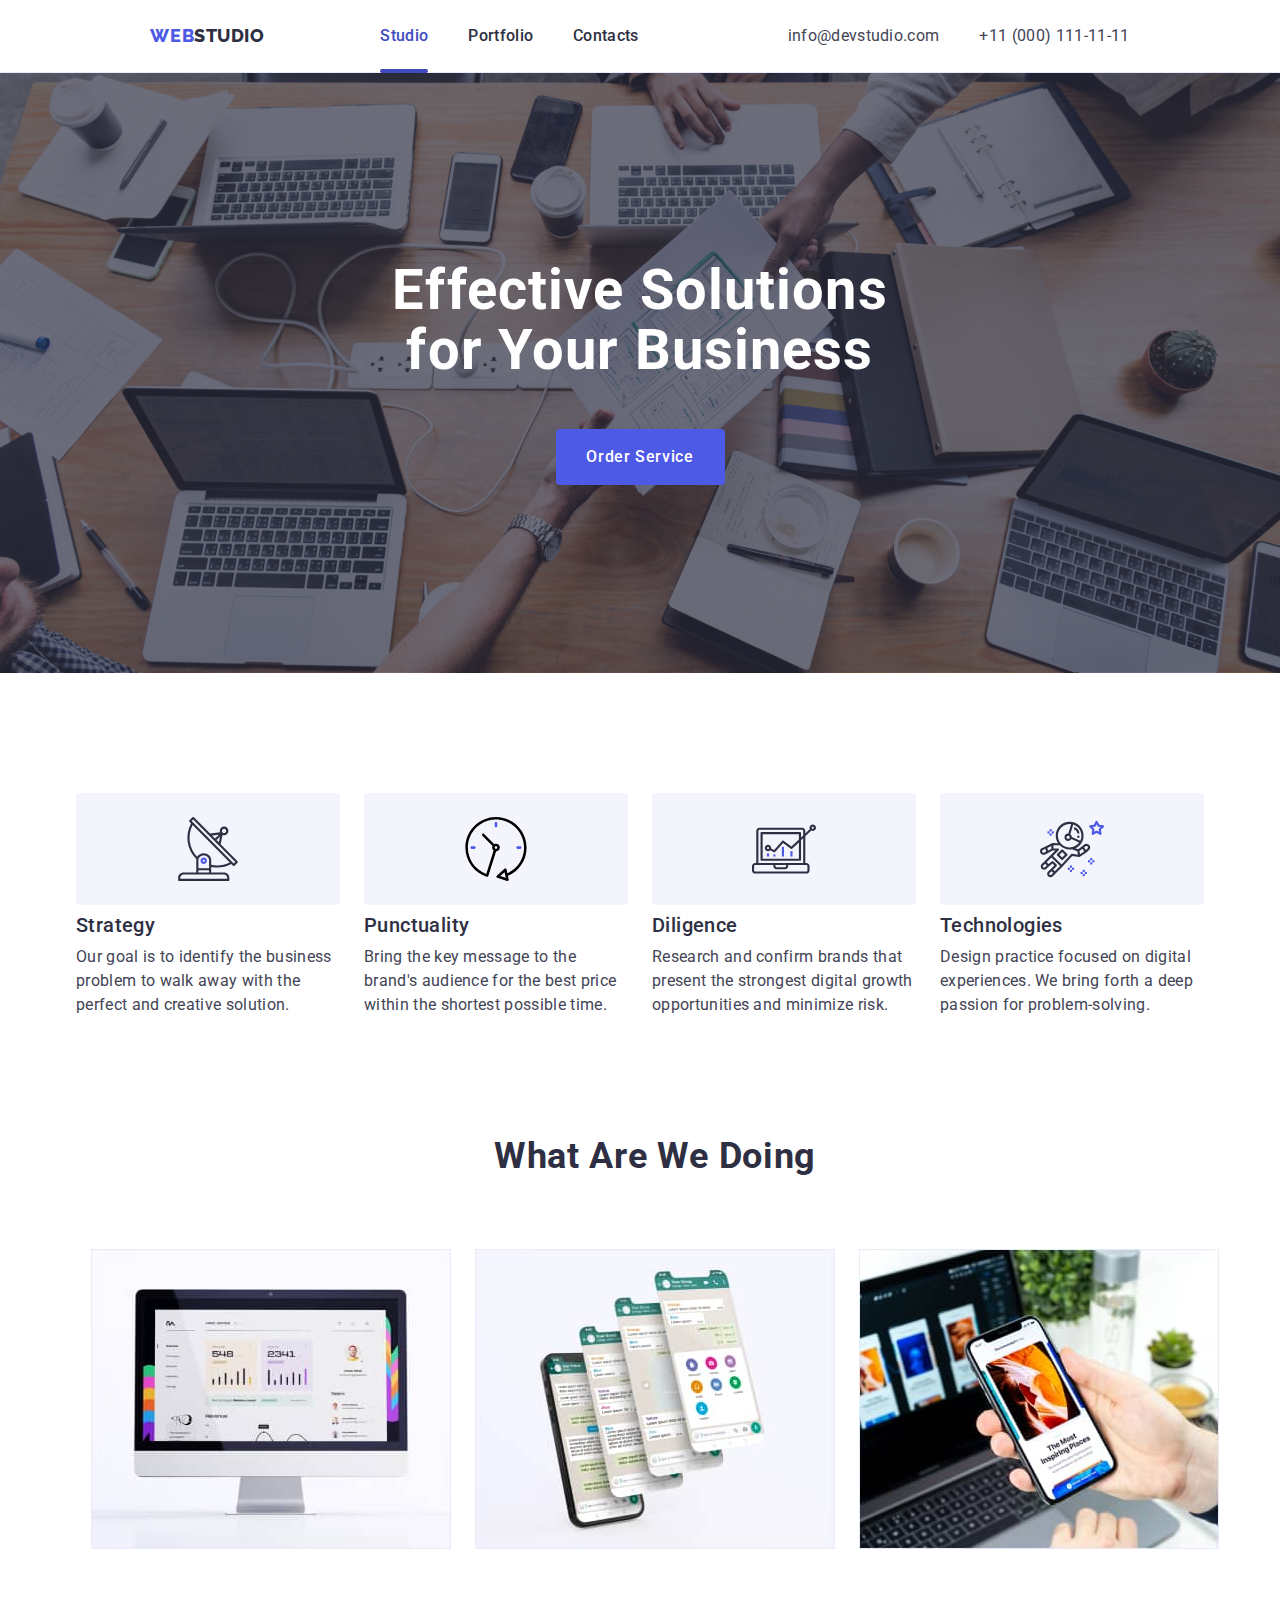
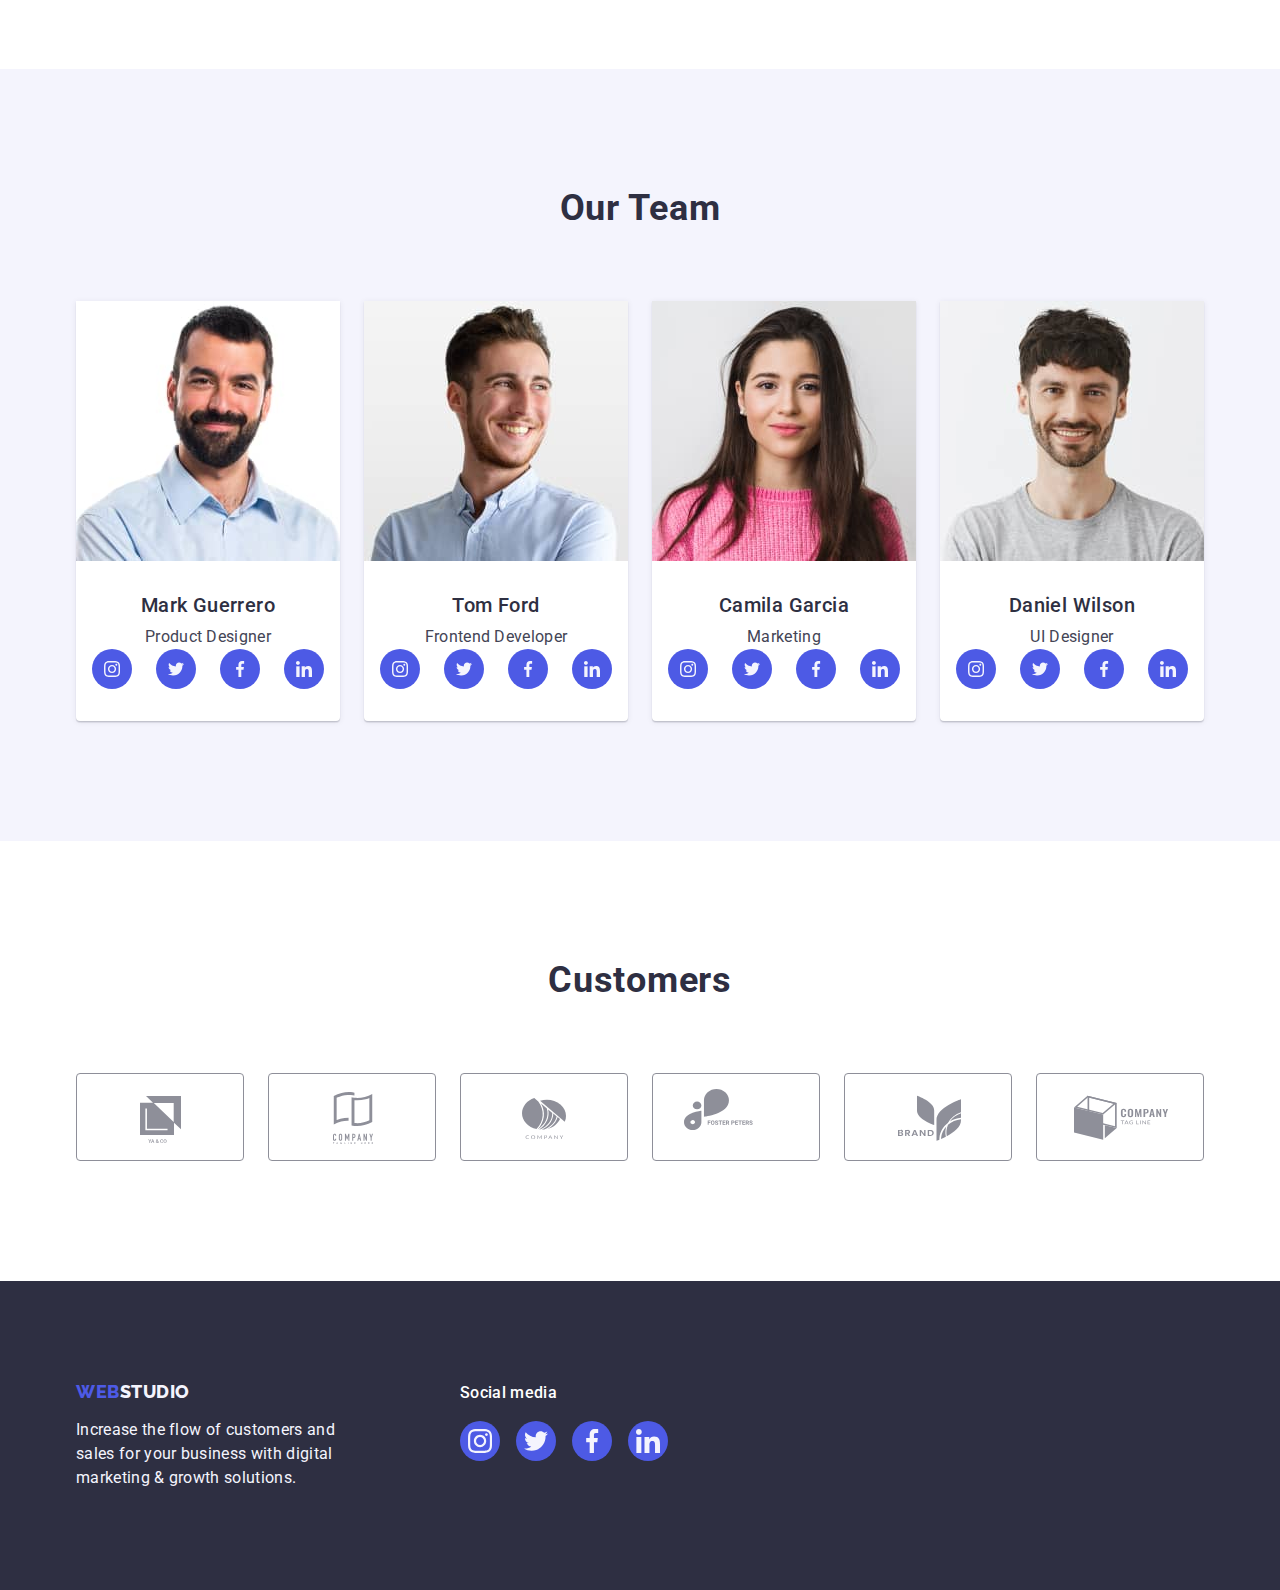
<file: index.html>
<!DOCTYPE html>
<html lang="en">
  <head>
    <meta charset="UTF-8" />
    <meta http-equiv="X-UA-Compatible" content="IE=edge" />
    <meta name="viewport" content="width=device-width, initial-scale=1.0" />
    <title>Document</title>

    <link rel="preconnect" href="https://fonts.googleapis.com" />
    <link rel="preconnect" href="https://fonts.gstatic.com" crossorigin />
    <link
      href="https://fonts.googleapis.com/css2?family=Raleway:wght@800&family=Roboto:wght@400;500;700;900&display=swap"
      rel="stylesheet"
    />
    <link
      href="https://cdn.jsdelivr.net/npm/modern-normalize@2.0.0/modern-normalize.min.css"
      rel="stylesheet"
    />

    <link rel="stylesheet" href="./css/styles.css" />
  </head>
  <body>
    <header class="head">
      <div class="container nav">
        <nav class="nav-style">
          <a href="./index.html" class="logo link">
            Web<span class="highlight">Studio</span></a
          >

          <ul class="list nav-style">
            <li class="nav-menu">
              <a href="./index.html" class="list-links link list-links-active"
                >Studio</a
              >
            </li>
            <li class="nav-menu">
              <a href="./portfolio.html" class="list-links link">Portfolio</a>
            </li>
            <li class="nav-menu">
              <a href="" class="list-links link">Contacts</a>
            </li>
          </ul>
        </nav>
        <address class="contacts adress-style">
          <ul class="list adress-style">
            <li>
              <a href="mailto:info@devstudio.com" class="contact-list link"
                >info@devstudio.com</a
              >
            </li>
            <li>
              <a href="tel:+110001111111" class="contact-list link"
                >+11 (000) 111-11-11</a
              >
            </li>
          </ul>
        </address>
      </div>
    </header>

    <main>
      <section class="section-one">
        <div class="container column">
          <h1 class="solutions">Effective Solutions for Your Business</h1>
          <button type="button" class="btn pointer btn-style" data-modal-open>
            Order Service
          </button>
        </div>
      </section>

      <section class="section-two">
        <div class="container">
          <h2 class="random visually-hidden">Company's policy</h2>
          <ul class="list policy-box">
            <li class="policy-style">
              <div class="icon">
                <svg width="64" height="64">
                  <use href="./images/icons.svg#icon-antenna"></use>
                </svg>
              </div>
              <h3 class="random company-policy">Strategy</h3>
              <p class="company-text">
                Our goal is to identify the business problem to walk away with
                the perfect and creative solution.
              </p>
            </li>
            <li class="policy-style">
              <div class="icon">
                <svg width="64" height="64">
                  <use href="./images/icons.svg#icon-clock"></use>
                </svg>
              </div>
              <h3 class="random company-policy">Punctuality</h3>
              <p class="company-text">
                Bring the key message to the brand's audience for the best price
                within the shortest possible time.
              </p>
            </li>
            <li class="policy-style">
              <div class="icon">
                <svg width="64" height="64">
                  <use href="./images/icons.svg#icon-diagram"></use>
                </svg>
              </div>
              <h3 class="random company-policy">Diligence</h3>
              <p class="company-text">
                Research and confirm brands that present the strongest digital
                growth opportunities and minimize risk.
              </p>
            </li>
            <li class="policy-style">
              <div class="icon">
                <svg width="64" height="64">
                  <use href="./images/icons.svg#icon-astronaut"></use>
                </svg>
              </div>
              <h3 class="random company-policy">Technologies</h3>
              <p class="company-text">
                Design practice focused on digital experiences. We bring forth a
                deep passion for problem-solving.
              </p>
            </li>
          </ul>
        </div>
      </section>

      <section class="container section presentation">
        <div class="container column">
          <h2 class="actions">What are we doing</h2>
          <ul class="list policy-box">
            <li class="policy-img">
              <img
                src="./images/img1.jpg"
                alt="computer monitor"
                width="360"
                height="300"
              />
            </li>
            <li class="policy-img">
              <img
                src="./images/img2.jpg"
                alt="mobile phone"
                width="360"
                height="300"
              />
            </li>
            <li class="policy-img">
              <img
                src="./images/img3.jpg"
                alt="mobile phone on laptop background"
                width="360"
                height="300"
              />
            </li>
          </ul>
        </div>
      </section>

      <section class="wall-one section">
        <div class="container column">
          <h2 class="actions">Our Team</h2>
          <ul class="list policy-box">
            <li class="wall-second policy-style">
              <img
                src="./images/mark.jpg"
                alt="the picture shows Mark Guerrero"
                width="264"
                height="260"
              />
              <div class="work-person">
                <h3 class="random name">Mark Guerrero</h3>
                <p class="position">Product Designer</p>
                <ul class="community">
                  <li class="community-logo">
                    <a href="" class="community-link">
                      <svg class="svg-one" width="16" height="16">
                        <use href="./images/icons.svg#icon-instagram"></use>
                      </svg>
                    </a>
                  </li>
                  <li class="community-logo">
                    <a href="" class="community-link">
                      <svg class="svg-one" width="16" height="16">
                        <use href="./images/icons.svg#icon-twitter2"></use>
                      </svg>
                    </a>
                  </li>
                  <li class="community-logo">
                    <a href="" class="community-link">
                      <svg class="svg-one" width="16" height="16">
                        <use href="./images/icons.svg#icon-facebook2"></use>
                      </svg>
                    </a>
                  </li>
                  <li class="community-logo">
                    <a href="" class="community-link">
                      <svg class="svg-one" width="16" height="16">
                        <use href="./images/icons.svg#icon-linkedin2"></use>
                      </svg>
                    </a>
                  </li>
                </ul>
              </div>
            </li>
            <li class="wall-second policy-style">
              <img
                src="./images/tom.jpg"
                alt="the picture shows Tom Ford"
                width="264"
                height="260"
              />
              <div class="work-person">
                <h3 class="random name">Tom Ford</h3>
                <p class="position">Frontend Developer</p>
                <ul class="community">
                  <li class="community-logo">
                    <a href="" class="community-link">
                      <svg class="svg-one" width="16" height="16">
                        <use href="./images/icons.svg#icon-instagram"></use>
                      </svg>
                    </a>
                  </li>
                  <li class="community-logo">
                    <a href="" class="community-link">
                      <svg class="svg-one" width="16" height="16">
                        <use href="./images/icons.svg#icon-twitter2"></use>
                      </svg>
                    </a>
                  </li>
                  <li class="community-logo">
                    <a href="" class="community-link">
                      <svg class="svg-one" width="16" height="16">
                        <use href="./images/icons.svg#icon-facebook2"></use>
                      </svg>
                    </a>
                  </li>
                  <li class="community-logo">
                    <a href="" class="community-link">
                      <svg class="svg-one" width="16" height="16">
                        <use href="./images/icons.svg#icon-linkedin2"></use>
                      </svg>
                    </a>
                  </li>
                </ul>
              </div>
            </li>
            <li class="wall-second policy-style">
              <img
                src="./images/camila.jpg"
                alt="the picture shows Camila Garcia"
                width="264"
                height="260"
              />
              <div class="work-person">
                <h3 class="random name">Camila Garcia</h3>
                <p class="position">Marketing</p>
                <ul class="community">
                  <li class="community-logo">
                    <a href="" class="community-link">
                      <svg class="svg-one" width="16" height="16">
                        <use href="./images/icons.svg#icon-instagram"></use>
                      </svg>
                    </a>
                  </li>
                  <li class="community-logo">
                    <a href="" class="community-link">
                      <svg class="svg-one" width="16" height="16">
                        <use href="./images/icons.svg#icon-twitter2"></use>
                      </svg>
                    </a>
                  </li>
                  <li class="community-logo">
                    <a href="" class="community-link">
                      <svg class="svg-one" width="16" height="16">
                        <use href="./images/icons.svg#icon-facebook2"></use>
                      </svg>
                    </a>
                  </li>
                  <li class="community-logo">
                    <a href="" class="community-link">
                      <svg class="svg-one" width="16" height="16">
                        <use href="./images/icons.svg#icon-linkedin2"></use>
                      </svg>
                    </a>
                  </li>
                </ul>
              </div>
            </li>
            <li class="wall-second policy-style">
              <img
                src="./images/daniel.jpg"
                alt="the picture shows Daniel Wilson"
                width="264"
                height="260"
              />
              <div class="work-person">
                <h3 class="random name">Daniel Wilson</h3>
                <p class="position">UI Designer</p>
                <ul class="community">
                  <li class="community-logo">
                    <a href="" class="community-link">
                      <svg class="svg-one" width="16" height="16">
                        <use href="./images/icons.svg#icon-instagram"></use>
                      </svg>
                    </a>
                  </li>
                  <li class="community-logo">
                    <a href="" class="community-link">
                      <svg class="svg-one" width="16" height="16">
                        <use href="./images/icons.svg#icon-twitter2"></use>
                      </svg>
                    </a>
                  </li>
                  <li class="community-logo">
                    <a href="" class="community-link">
                      <svg class="svg-one" width="16" height="16">
                        <use href="./images/icons.svg#icon-facebook2"></use>
                      </svg>
                    </a>
                  </li>
                  <li class="community-logo">
                    <a href="" class="community-link">
                      <svg class="svg-one" width="16" height="16">
                        <use href="./images/icons.svg#icon-linkedin2"></use>
                      </svg>
                    </a>
                  </li>
                </ul>
              </div>
            </li>
          </ul>
        </div>
      </section>
      <section class="section-five">
        <div class="container">
          <h2 class="actions">Customers</h2>
          <ul class="policy-box">
            <li class="clients">
              <a href="" class="clients-link link"
                ><svg width="104" height="56" class="client-link-color">
                  <use href="./images/icons.svg#icon-client-1"></use>
                </svg>
              </a>
            </li>
            <li class="clients">
              <a href="" class="clients-link link"
                ><svg width="104" height="56" class="client-link-color">
                  <use href="./images/icons.svg#icon-client-2"></use>
                </svg>
              </a>
            </li>
            <li class="clients">
              <a href="" class="clients-link link"
                ><svg width="104" height="56" class="client-link-color">
                  <use href="./images/icons.svg#icon-client-3"></use>
                </svg>
              </a>
            </li>
            <li class="clients">
              <a href="" class="clients-link link"
                ><svg width="104" height="56" class="client-link-color">
                  <use href="./images/icons.svg#icon-client-4"></use>
                </svg>
              </a>
            </li>
            <li class="clients">
              <a href="" class="clients-link link"
                ><svg width="104" height="56" class="client-link-color">
                  <use href="./images/icons.svg#icon-client-5"></use>
                </svg>
              </a>
            </li>
            <li class="clients">
              <a href="" class="clients-link link"
                ><svg width="104" height="56" class="client-link-color">
                  <use href="./images/icons.svg#icon-client-6"></use>
                </svg>
              </a>
            </li>
          </ul>
        </div>
      </section>
    </main>

    <footer class="footer">
      <div class="container logo-style-one">
        <div class="footer-margin">
          <a href="./index.html" class="logo link link-style">
            Web<span class="highlight-second">Studio</span></a
          >
          <p class="footer-text">
            Increase the flow of customers and sales for your business with
            digital marketing & growth solutions.
          </p>
        </div>
        <div>
          <p class="logo-style-second">Social media</p>
          <ul class="social-media-box">
            <li class="community-logo">
              <a href="" class="community-link community-link-second"
                ><svg width="24" height="24" class="svg-one">
                  <use href="./images/icons.svg#icon-instagram"></use>
                </svg>
              </a>
            </li>
            <li class="community-logo">
              <a href="" class="community-link community-link-second"
                ><svg width="24" height="24" class="svg-one">
                  <use href="./images/icons.svg#icon-twitter2"></use>
                </svg>
              </a>
            </li>
            <li class="community-logo">
              <a href="" class="community-link community-link-second"
                ><svg width="24" height="24" class="svg-one">
                  <use href="./images/icons.svg#icon-facebook2"></use>
                </svg>
              </a>
            </li>
            <li class="community-logo">
              <a href="" class="community-link community-link-second"
                ><svg width="24" height="24" class="svg-one">
                  <use href="./images/icons.svg#icon-linkedin2"></use>
                </svg>
              </a>
            </li>
          </ul>
        </div>
      </div>
    </footer>

    <div class="backdrop is-hidden" data-modal>
      <div class="modal">
        <button type="button" class="close-btn" data-modal-close>
          <svg height="8" width="8" class="close-icon">
            <use href="./images/icons.svg#close-icon"></use>
          </svg>
        </button>
      </div>
    </div>
    <script src="./js/modal.js"></script>
  </body>
</html>
</file>
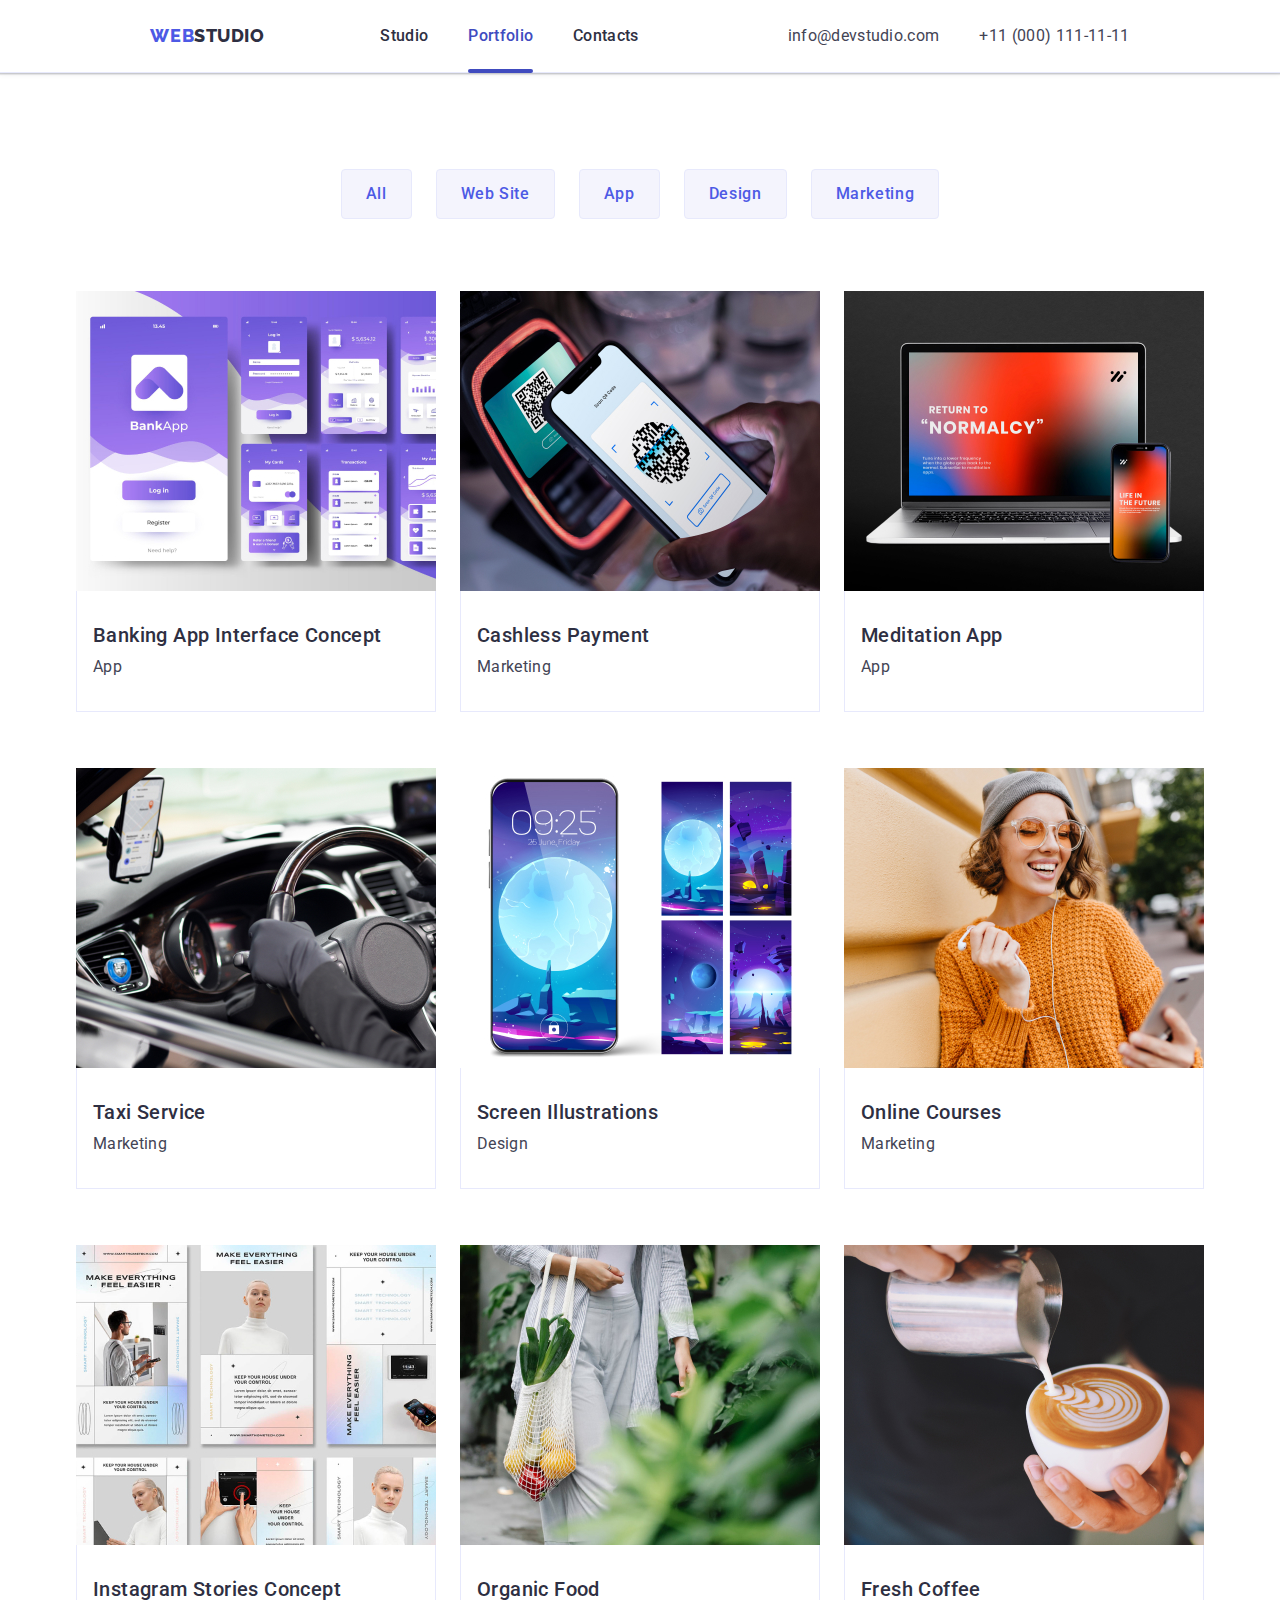
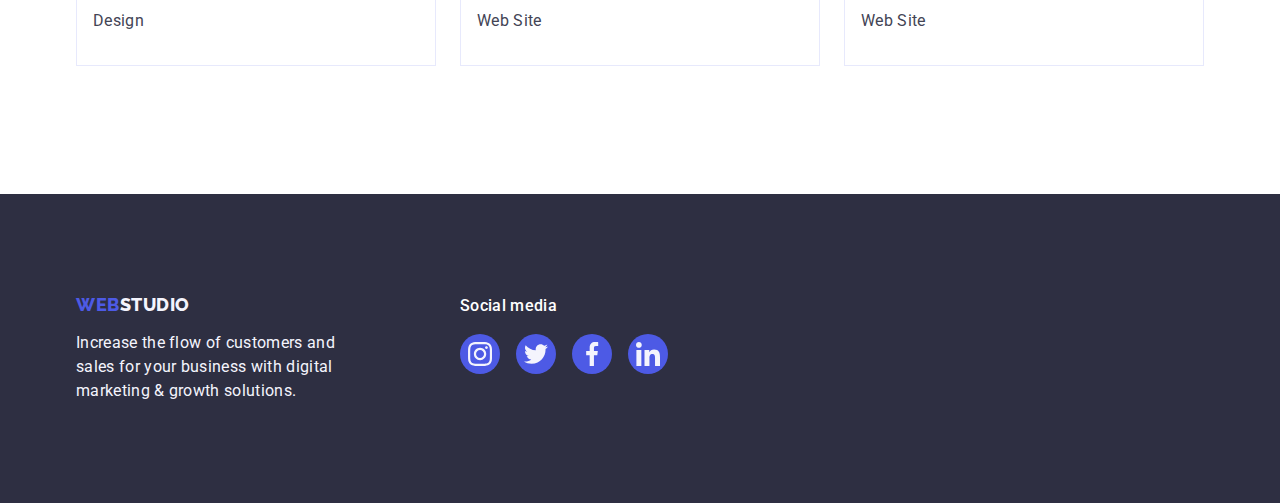
<file: portfolio.html>
<!DOCTYPE html>
<html lang="en">
  <head>
    <meta charset="UTF-8" />
    <meta http-equiv="X-UA-Compatible" content="IE=edge" />
    <meta name="viewport" content="width=device-width, initial-scale=1.0" />
    <title>Document</title>

    <link rel="preconnect" href="https://fonts.googleapis.com" />
    <link rel="preconnect" href="https://fonts.gstatic.com" crossorigin />
    <link
      href="https://fonts.googleapis.com/css2?family=Raleway:wght@800&family=Roboto:wght@400;500;700;900&display=swap"
      rel="stylesheet"
    />

    <link
      href="https://cdn.jsdelivr.net/npm/modern-normalize@2.0.0/modern-normalize.min.css"
      rel="stylesheet"
    />

    <link rel="stylesheet" href="./css/styles.css" />
  </head>
  <body>
    <header class="head head-porfolio">
      <div class="container nav">
        <nav class="nav-style">
          <a href="./index.html" class="logo link">
            Web<span class="highlight">Studio</span></a
          >

          <ul class="list nav-style">
            <li class="nav-menu">
              <a href="./index.html" class="list-links link">Studio</a>
            </li>
            <li class="nav-menu">
              <a
                href="./portfolio.html"
                class="list-links link list-links-active"
                >Portfolio</a
              >
            </li>
            <li class="nav-menu">
              <a href="" class="list-links link">Contacts</a>
            </li>
          </ul>
        </nav>
        <address class="contacts adress-style">
          <ul class="list adress-style">
            <li>
              <a href="mailto:info@devstudio.com" class="contact-list link"
                >info@devstudio.com</a
              >
            </li>
            <li>
              <a href="tel:+110001111111" class="contact-list link"
                >+11 (000) 111-11-11</a
              >
            </li>
          </ul>
        </address>
      </div>
    </header>
    <main>
      <section class="section">
        <div class="container column">
          <h1 class="visually-hidden">Company's portfolio</h1>
          <ul class="list button-style">
            <li>
              <button type="button" class="btn pointer-second">All</button>
            </li>
            <li>
              <button type="button" class="btn pointer-second">Web Site</button>
            </li>
            <li>
              <button type="button" class="btn pointer-second">App</button>
            </li>
            <li>
              <button type="button" class="btn pointer-second">Design</button>
            </li>
            <li>
              <button type="button" class="btn pointer-second">
                Marketing
              </button>
            </li>
          </ul>
          <ul class="list portfolio-style">
            <li class="portfolio-img">
              <a
                href="../goit-markup-hw-02/images/img_1.jpg"
                class="link link-shadow"
              >
                <div class="porfolio-block">
                  <img
                    src="./images/img_1.jpg"
                    alt="banking application website interface"
                    width="360"
                    height="300"
                  />
                  <p class="portfolio-block-text">
                    14 Stylish and User-Friendly App Design Concepts · Task
                    Manager App · Calorie Tracker App · Exotic Fruit Ecommerce
                    App · Cloud Storage App
                  </p>
                </div>
                <div class="portfolio-category">
                  <h2 class="random company-policy">
                    Banking App Interface Concept
                  </h2>
                  <p class="position direction">App</p>
                </div>
              </a>
            </li>
            <li class="portfolio-img">
              <a
                href="../goit-markup-hw-02/images/img_2.jpg"
                class="link link-shadow"
              >
                <div class="porfolio-block">
                  <img
                    src="./images/img_2.jpg"
                    alt="electronic payment"
                    width="360"
                    height="300"
                  />
                  <p class="portfolio-block-text">
                    14 Stylish and User-Friendly App Design Concepts · Task
                    Manager App · Calorie Tracker App · Exotic Fruit Ecommerce
                    App · Cloud Storage App
                  </p>
                </div>
                <div class="portfolio-category">
                  <h2 class="random company-policy">Cashless Payment</h2>
                  <p class="position direction">Marketing</p>
                </div>
              </a>
            </li>
            <li class="portfolio-img">
              <a
                href="../goit-markup-hw-02/images/img_3.jpg"
                class="link link-shadow"
              >
                <div class="porfolio-block">
                  <img
                    src="./images/img_3.jpg"
                    alt="meditation app"
                    width="360"
                    height="360"
                  />
                  <p class="portfolio-block-text">
                    14 Stylish and User-Friendly App Design Concepts · Task
                    Manager App · Calorie Tracker App · Exotic Fruit Ecommerce
                    App · Cloud Storage App
                  </p>
                </div>
                <div class="portfolio-category">
                  <h2 class="random company-policy">Meditation App</h2>
                  <p class="position direction">App</p>
                </div>
              </a>
            </li>
            <li class="portfolio-img">
              <a
                href="../goit-markup-hw-02/images/img_4.jpg"
                class="link link-shadow"
              >
                <div class="porfolio-block">
                  <img
                    src="./images/img_4.jpg"
                    alt="a service provided by a taxi"
                    width="360"
                    height="360"
                  />
                  <p class="portfolio-block-text">
                    14 Stylish and User-Friendly App Design Concepts · Task
                    Manager App · Calorie Tracker App · Exotic Fruit Ecommerce
                    App · Cloud Storage App
                  </p>
                </div>
                <div class="portfolio-category">
                  <h2 class="random company-policy">Taxi Service</h2>
                  <p class="position direction">Marketing</p>
                </div>
              </a>
            </li>
            <li class="portfolio-img">
              <a
                href="../goit-markup-hw-02/images/img_5.jpg"
                class="link link-shadow"
              >
                <div class="porfolio-block">
                  <img
                    src="./images/img_5.jpg"
                    alt="mobile phone wallpapers"
                    width="360"
                    height="360"
                  />
                  <p class="portfolio-block-text">
                    14 Stylish and User-Friendly App Design Concepts · Task
                    Manager App · Calorie Tracker App · Exotic Fruit Ecommerce
                    App · Cloud Storage App
                  </p>
                </div>
                <div class="portfolio-category">
                  <h2 class="random company-policy">Screen Illustrations</h2>
                  <p class="position direction">Design</p>
                </div>
              </a>
            </li>
            <li class="portfolio-img">
              <a
                href="../goit-markup-hw-02/images/img_6.jpg"
                class="link link-shadow"
              >
                <div class="porfolio-block">
                  <img
                    src="./images/img_6.jpg"
                    alt="person taking an online course"
                    width="360"
                    height="360"
                  />
                  <p class="portfolio-block-text">
                    14 Stylish and User-Friendly App Design Concepts · Task
                    Manager App · Calorie Tracker App · Exotic Fruit Ecommerce
                    App · Cloud Storage App
                  </p>
                </div>
                <div class="portfolio-category">
                  <h2 class="random company-policy">Online Courses</h2>
                  <p class="position direction">Marketing</p>
                </div>
              </a>
            </li>
            <li class="portfolio-img">
              <a
                href="../goit-markup-hw-02/images/img_7.jpg"
                class="link link-shadow"
              >
                <div class="porfolio-block">
                  <img
                    src="./images/img_7.jpg"
                    alt="instagram stories"
                    width="360"
                    height="300"
                  />
                  <p class="portfolio-block-text">
                    14 Stylish and User-Friendly App Design Concepts · Task
                    Manager App · Calorie Tracker App · Exotic Fruit Ecommerce
                    App · Cloud Storage App
                  </p>
                </div>
                <div class="portfolio-category">
                  <h2 class="random company-policy">
                    Instagram Stories Concept
                  </h2>
                  <p class="position direction">Design</p>
                </div>
              </a>
            </li>
            <li class="portfolio-img">
              <a
                href="../goit-markup-hw-02/images/img_8.jpg"
                class="link link-shadow"
              >
                <div class="porfolio-block">
                  <img
                    src="./images/img_8.jpg"
                    alt="organic food"
                    width="360"
                    height="360"
                  />
                  <p class="portfolio-block-text">
                    14 Stylish and User-Friendly App Design Concepts · Task
                    Manager App · Calorie Tracker App · Exotic Fruit Ecommerce
                    App · Cloud Storage App
                  </p>
                </div>
                <div class="portfolio-category">
                  <h2 class="random company-policy">Organic Food</h2>
                  <p class="position direction">Web Site</p>
                </div>
              </a>
            </li>
            <li class="portfolio-img">
              <a
                href="../goit-markup-hw-02/images/img_9.jpg"
                class="link link-shadow"
              >
                <div class="porfolio-block">
                  <img
                    src="./images/img_9.jpg"
                    alt="fresh coffee"
                    width="360"
                    height="360"
                  />
                  <p class="portfolio-block-text">
                    14 Stylish and User-Friendly App Design Concepts · Task
                    Manager App · Calorie Tracker App · Exotic Fruit Ecommerce
                    App · Cloud Storage App
                  </p>
                </div>
                <div class="portfolio-category">
                  <h2 class="random company-policy">Fresh Coffee</h2>
                  <p class="position direction">Web Site</p>
                </div>
              </a>
            </li>
          </ul>
        </div>
      </section>
    </main>

    <footer class="footer">
      <div class="container logo-style-one">
        <div class="footer-margin">
          <a href="./index.html" class="logo link link-style">
            Web<span class="highlight-second">Studio</span></a
          >
          <p class="footer-text">
            Increase the flow of customers and sales for your business with
            digital marketing & growth solutions.
          </p>
        </div>
        <div>
          <p class="logo-style-second">Social media</p>
          <ul class="social-media-box">
            <li class="community-logo">
              <a href="" class="community-link community-link-second"
                ><svg width="24" height="24" class="svg-one">
                  <use href="./images/icons.svg#icon-instagram"></use>
                </svg>
              </a>
            </li>
            <li class="community-logo">
              <a href="" class="community-link community-link-second"
                ><svg width="24" height="24" class="svg-one">
                  <use href="./images/icons.svg#icon-twitter2"></use>
                </svg>
              </a>
            </li>
            <li class="community-logo">
              <a href="" class="community-link community-link-second"
                ><svg width="24" height="24" class="svg-one">
                  <use href="./images/icons.svg#icon-facebook2"></use>
                </svg>
              </a>
            </li>
            <li class="community-logo">
              <a href="" class="community-link community-link-second"
                ><svg width="24" height="24" class="svg-one">
                  <use href="./images/icons.svg#icon-linkedin2"></use>
                </svg>
              </a>
            </li>
          </ul>
        </div>
      </div>
    </footer>
  </body>
</html>
</file>
<file: css/styles.css>
* {
  margin: 0;
  padding: 0;
}

:root {
  --first-color-text: #434455;
  --second-color-text: #2e2f42;
  --color-white: #ffffff;
  --color-white-second: #f4f4fd;
  --denim: #404bbf;
  --iris: #4d5ae5;
  --cornflower: #e7e9fc;
  --grey: rgba(46, 47, 66, 0.7);
}

body {
  font-family: "Raleway", sans-serif;
  font-family: "Roboto", sans-serif;
  color: var(--first-color-text);
  background-color: var(--color-white);
}

.container {
  width: 1158px;
  margin: 0 auto;
  padding: 0 15px;
}

.logo {
  font-family: "Raleway", sans-serif;
  font-weight: 800;
  font-size: 18px;
  line-height: 1.17;
  letter-spacing: 0.03em;
  text-transform: uppercase;
  color: var(--iris);
  margin-right: 76px;
}

.link {
  text-decoration: none;
}

.highlight {
  color: var(--second-color-text);
}

.highlight-second {
  color: var(--color-white-second);
}

.list {
  list-style: none;
}

.list-links {
  position: relative;
  display: inline-block;
  font-weight: 500;
  font-size: 16px;
  line-height: 1.5;
  letter-spacing: 0.02em;
  color: var(--second-color-text);
  padding: 24px 0;
  transition: color 250ms cubic-bezier(0.4, 0, 0.2, 1);
}
.list-links:hover,
.list-links:focus {
  color: var(--denim);
  text-decoration: none;
}
.list-links:active {
  color: var(--denim);
}
.list-links-active {
  color: var(--denim);
}

.list-links-active::after {
  content: "";
  position: absolute;
  left: 0;
  bottom: -1px;
  width: 100%;
  height: 4px;
  background-color: var(--denim);
  border-radius: 2px;
}

.contacts {
  font-style: normal;
}

.contact-list {
  font-size: 16px;
  line-height: 1.5;
  letter-spacing: 0.02em;
  color: var(--first-color-text);
  text-decoration: none;
  transition: color 250ms cubic-bezier(0.4, 0, 0.2, 1);
}
.contact-list:hover,
.contact-list:focus {
  color: var(--denim);
}

.section {
  padding-bottom: 120px;
}
.section-one {
  padding: 188px 0;
  max-width: 1440px;
  margin: auto;
  background-image: linear-gradient(
      rgba(46, 47, 66, 0.7),
      rgba(46, 47, 66, 0.7)
    ),
    url("../images/people-office.jpg");
  background-color: var(--second-color-text);
  background-size: cover;
  background-position: center;
  background-repeat: no-repeat;
}

.section-two {
  padding: 120px 0;
}

.section-five {
  padding-top: 120px;
  padding-bottom: 120px;
}

.solutions {
  font-size: 56px;
  line-height: 1.07;
  text-align: center;
  letter-spacing: 0.02em;
  color: var(--color-white);
  max-width: 496px;
  padding-bottom: 48px;
}

.btn {
  font-family: "Roboto", sans-serif;
  font-weight: 500;
  font-size: 16px;
  line-height: 1.5;
  letter-spacing: 0.04em;
  cursor: pointer;
}
.btn-style {
  display: block;
  min-width: 169px;
  height: 56px;
  border: none;
  border-radius: 4px;
  transition: background-color 250ms cubic-bezier(0.4, 0, 0.2, 1);
}

.btn-style:hover,
.btn-style:focus {
  background-color: var(--denim);
  border: none;
}
.pointer {
  background-color: var(--iris);
  color: var(--color-white);
}
.pointer:hover,
.pointer:focus {
  background-color: var(--denim);
}
.pointer:active {
  background-color: var(--denim);
}

.pointer-second {
  background-color: var(--color-white-second);
  color: var(--iris);
  padding: 12px 24px;
  border: 1px solid #e7e9fc;
  border-radius: 4px;
  transition: color 250ms cubic-bezier(0.4, 0, 0.2, 1),
    background-color 250ms cubic-bezier(0.4, 0, 0.2, 1),
    border-color 250ms cubic-bezier(0.4, 0, 0.2, 1),
    box-shadow 250ms cubic-bezier(0.4, 0, 0.2, 1);
}
.pointer-second:hover,
.pointer-second:focus {
  color: var(--color-white);
  background-color: var(--denim);
  border: 1px solid transparent;
}
.pointer-second:active {
  border: 1px solid transparent;
}

.random {
  font-weight: 500;
  font-size: 20px;
  line-height: 1.2;
  letter-spacing: 0.02em;
  color: var(--second-color-text);
}

.position {
  font-size: 16px;
  line-height: 1.5;
  letter-spacing: 0.02em;
  color: var(--first-color-text);
  text-align: center;
}
.company-text {
  font-size: 16px;
  line-height: 1.5;
  letter-spacing: 0.02em;
  color: var(--first-color-text);
}

.actions {
  font-size: 36px;
  line-height: 1.11;
  text-align: center;
  letter-spacing: 0.02em;
  text-transform: capitalize;
  color: var(--second-color-text);
  margin-bottom: 72px;
}

.wall-one {
  background-color: var(--color-white-second);
  padding: 120px 0;
}
.wall-second {
  background-color: var(--color-white);
  border-radius: 0px 0px 4px 4px;
  box-shadow: 0px 2px 1px 0px rgba(46, 47, 66, 0.08),
    0px 1px 1px 0px rgba(46, 47, 66, 0.16),
    0px 1px 6px 0px rgba(46, 47, 66, 0.08);
}

.footer {
  background-color: var(--second-color-text);
  padding: 100px 0;
}
.footer-text {
  line-height: 1.5;
  color: var(--color-white-second);
  letter-spacing: 0.02em;
  max-width: 264px;
  max-height: 72px;
}
.link-style {
  display: inline-block;
  margin-bottom: 16px;
  transition: background-color 250ms cubic-bezier(0.4, 0, 0.2, 1);
}

a:hover {
  text-decoration: none;
}

img {
  display: block;
  max-width: 100%;
  height: auto;
}
button {
  cursor: pointer;
  border: none;
  border-radius: 4px;
}

ul,
ol {
  list-style: none;
  margin: 0;
  padding-left: 0;
}

.visually-hidden {
  position: absolute;
  width: 1px;
  height: 1px;
  margin: -1px;
  border: 0;
  padding: 0;
  white-space: nowrap;
  clip-path: inset(100%);
  clip: rect(0 0 0 0);
  overflow: hidden;
}

.nav-style {
  display: flex;
  justify-content: flex-start;
  flex-direction: row;
  align-items: center;
  gap: 40px;
}

.nav-menu {
  gap: 40px;
}

.nav {
  display: flex;
  justify-content: space-around;
}

.adress-style {
  display: flex;
  justify-content: flex-end;
  align-items: center;
  gap: 40px;
}

.policy-style {
  width: calc((100% - 72px) / 4);
}

.policy-box {
  display: flex;
  gap: 24px;
}
.company-policy {
  margin-bottom: 8px;
}

.presentation {
  padding-bottom: 120px;
}

.work-person {
  padding: 32px 0px;
}

.button-style {
  display: flex;
  justify-content: center;
  gap: 24px;
  margin-bottom: 72px;
}
.pointer-second:hover,
.pointer-second:focus {
  border-radius: 4px;
  box-shadow: 0px 2px 2px 0px rgba(0, 0, 0, 0.12),
    0px 2px 1px 0px rgba(0, 0, 0, 0.08), 0px 3px 1px 0px rgba(0, 0, 0, 0.1);
}
.column {
  display: flex;
  flex-direction: column;
  justify-content: center;
  align-items: center;
}
.portfolio-style {
  display: flex;
  flex-wrap: wrap;
  column-gap: 24px;
  row-gap: 48px;
}
.portfolio-img {
  width: calc((100% - 48px) / 3);
  margin: 0;
  font-size: 18px;
  width: 360px;
}

.portfolio-img:hover,
.portfolio-img:focus {
  border: 1px solid (var--color-white-second, #f4f4fd);
  background: var(--color-white, #fff);
}

.link-shadow {
  display: block;
  transition: box-shadow 250ms cubic-bezier(0.4, 0, 0.2, 1);
}

.link-shadow:hover,
.link-shadow:focus {
  box-shadow: 0px 1px 6px rgba(46, 47, 66, 0.08),
    0px 1px 1px rgba(46, 47, 66, 0.16), 0px 2px 1px rgba(46, 47, 66, 0.08);
}

.portfolio-category {
  padding: 32px 16px;
  border: 1px solid var(--cornflower);
  border-top: none;
  margin-bottom: 8px;
}

.head {
  border-bottom: 1px solid var(--cornflower);
  box-shadow: 0px 2px 1px rgba(46, 47, 66, 0.08),
    0px 1px 1px rgba(46, 47, 66, 0.16), 0px 1px 6px rgba(46, 47, 66, 0.08);
}

.head-porfolio {
  margin-bottom: 96px;
}
.name {
  text-align: center;
  margin-bottom: 8px;
}

.direction {
  text-align: left;
}

.icon {
  display: flex;
  align-items: center;
  justify-content: center;
  width: 264px;
  height: 112px;
  flex-shrink: 0;
  border-radius: 4px;
  background: var(--color-white-second);
  margin-bottom: 8px;
}

.community {
  display: flex;
  justify-content: center;
  gap: 24px;
}
.community-logo {
  width: 40px;
  height: 40px;
}
.community-link {
  width: 100%;
  height: 100%;
  background-color: var(--iris);
  border-radius: 50%;
  display: flex;
  align-items: center;
  justify-content: center;
  transition: background-color 250ms cubic-bezier(0.4, 0, 0.2, 1);
}

.community-link:hover,
.community-link:focus {
  background-color: var(--denim);
}

.svg-one {
  fill: #f4f4fd;
}

.clients {
  width: calc((100% - 120px) / 6);
  height: 88px;
}
.clients-link {
  width: 100%;
  height: 100%;
  border: 1px solid #8e8f99;
  border-radius: 4px;
  display: flex;
  align-items: center;
  justify-content: center;
  color: #8e8f99;
  transition: border-color 250ms cubic-bezier(0.4, 0, 0.2, 1),
    color 250ms cubic-bezier(0.4, 0, 0.2, 1);
}
.clients-link:hover,
.clients-link:focus {
  border-color: var(--denim);
  color: var(--denim);
}

.client-link-color {
  fill: currentColor;
}

.logo-style-one {
  display: flex;
  align-items: baseline;
}
.footer-margin {
  margin-right: 120px;
}

.logo-style-second {
  font-weight: 500;
  font-size: 16px;
  line-height: 1.5;
  letter-spacing: 0.02em;
  color: var(--color-white);
  margin-bottom: 16px;
}

.social-media-box {
  display: flex;
  gap: 16px;
}

.community-link-second:hover,
.community-link-second:focus {
  background-color: #31d0aa;
}

.porfolio-block {
  position: relative;
  overflow: hidden;
}

.portfolio-block-text {
  position: absolute;
  top: 0;
  width: 100%;
  height: 100%;
  padding: 40px 32px;
  font-family: Roboto;
  font-size: 16px;
  line-height: 1.5;
  letter-spacing: 0.32px;
  color: var(--color-white-second);
  background-color: var(--iris);
  transform: translateY(100%);
  transition: transform 250ms cubic-bezier(0.4, 0, 0.2, 1);
}

.link-shadow:hover .portfolio-block-text,
.link-shadow:focus .portfolio-block-text {
  transform: translateY(0%);
}

/* Modal */

.is-hidden {
  opacity: 0;
  visibility: hidden;
  pointer-events: none;
}

.backdrop {
  position: fixed;
  left: 0;
  top: 0;
  width: 100%;
  height: 100%;
  background-color: rgba(46, 47, 66, 0.4);
  transition: opacity 250ms cubic-bezier(0.4, 0, 0.2, 1),
    visibility 250ms cubic-bezier(0.4, 0, 0.2, 1);
}

.modal {
  position: absolute;
  top: 50%;
  left: 50%;
  transform: translate(-50%, -50%);
  width: 408px;
  min-height: 584px;
  background-color: #fcfcfc;
  box-shadow: 0px 1px 1px rgba(0, 0, 0, 0.14), 0px 1px 3px rgba(0, 0, 0, 0.12),
    0px 2px 1px rgba(0, 0, 0, 0.2);
  border-radius: 4px;
  transition: transform 250ms cubic-bezier(0.4, 0, 0.2, 1);
}

.close-btn {
  position: absolute;
  right: 24px;
  top: 24px;
  width: 24px;
  height: 24px;
  background-color: var(--cornflower);
  border: 1px solid rgba(0, 0, 0, 0.1);
  border-radius: 50%;
  cursor: pointer;
  display: flex;
  align-items: center;
  justify-content: center;
  transition: background-color 250ms cubic-bezier(0.4, 0, 0.2, 1),
    border 250ms cubic-bezier(0.4, 0, 0.2, 1);
}

.close-btn:hover,
.close-btn:focus {
  background-color: var(--denim);
  border: none;
  fill: var(--color-white);
}

.close-icon {
  transition: fill 250ms cubic-bezier(0.4, 0, 0.2, 1);
}
</file>
